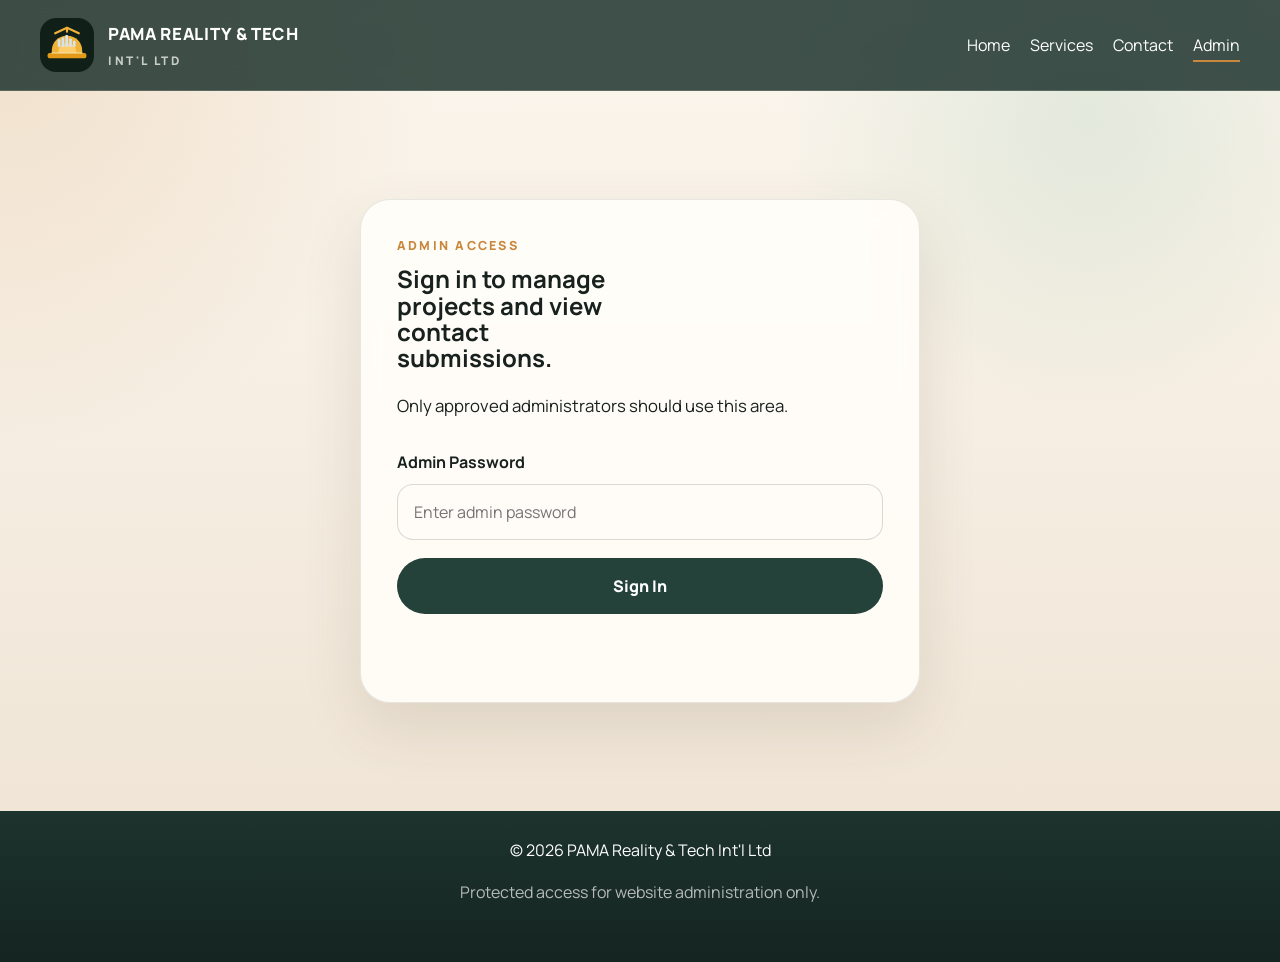
<file: Desktop/th/pampam/admin-login.html>
<!DOCTYPE html>
<html lang="en">
<head>
<meta charset="UTF-8">
<meta name="viewport" content="width=device-width, initial-scale=1.0">
<meta name="description" content="Admin login for the PAMA Reality & Tech Int'l Ltd website.">
<title>PAMA Reality & Tech Int'l Ltd | Admin Login</title>
<link rel="preconnect" href="https://fonts.googleapis.com">
<link rel="preconnect" href="https://fonts.gstatic.com" crossorigin>
<link href="https://fonts.googleapis.com/css2?family=Manrope:wght@400;500;700;800&family=Playfair+Display:wght@600;700&display=swap" rel="stylesheet">
<link rel="stylesheet" href="style.css">
</head>
<body data-page="admin-login">
<header class="site-header">
    <a class="logo" href="index.html" aria-label="PAMA Reality and Tech International Limited home">
        <img src="logo.svg" alt="PAMA Reality and Tech logo">
        <span class="logo-text">
            PAMA Reality & Tech
            <span>Int'l Ltd</span>
        </span>
    </a>
    <nav aria-label="Primary">
        <ul>
            <li><a href="index.html">Home</a></li>
            <li><a href="menu.html">Services</a></li>
            <li><a href="reservation.html">Contact</a></li>
            <li><a href="admin-login.html" aria-current="page">Admin</a></li>
        </ul>
    </nav>
</header>

<main class="auth-page">
    <section class="auth-card">
        <div class="section-heading">
            <p class="eyebrow">Admin Access</p>
            <h1>Sign in to manage projects and view contact submissions.</h1>
        </div>
        <p class="reservation-intro">Only approved administrators should use this area.</p>

        <form id="admin-login-form" class="admin-form-shell" novalidate>
            <label for="admin-password">Admin Password</label>
            <input type="password" id="admin-password" name="admin-password" placeholder="Enter admin password" autocomplete="current-password" required>
            <button type="submit">Sign In</button>
            <p id="admin-login-status" class="form-status" aria-live="polite"></p>
        </form>
    </section>
</main>

<footer>
    <p>&copy; 2026 PAMA Reality & Tech Int'l Ltd</p>
    <p class="footer-note">Protected access for website administration only.</p>
</footer>

<script src="script.js"></script>
</body>
</html>
</file>
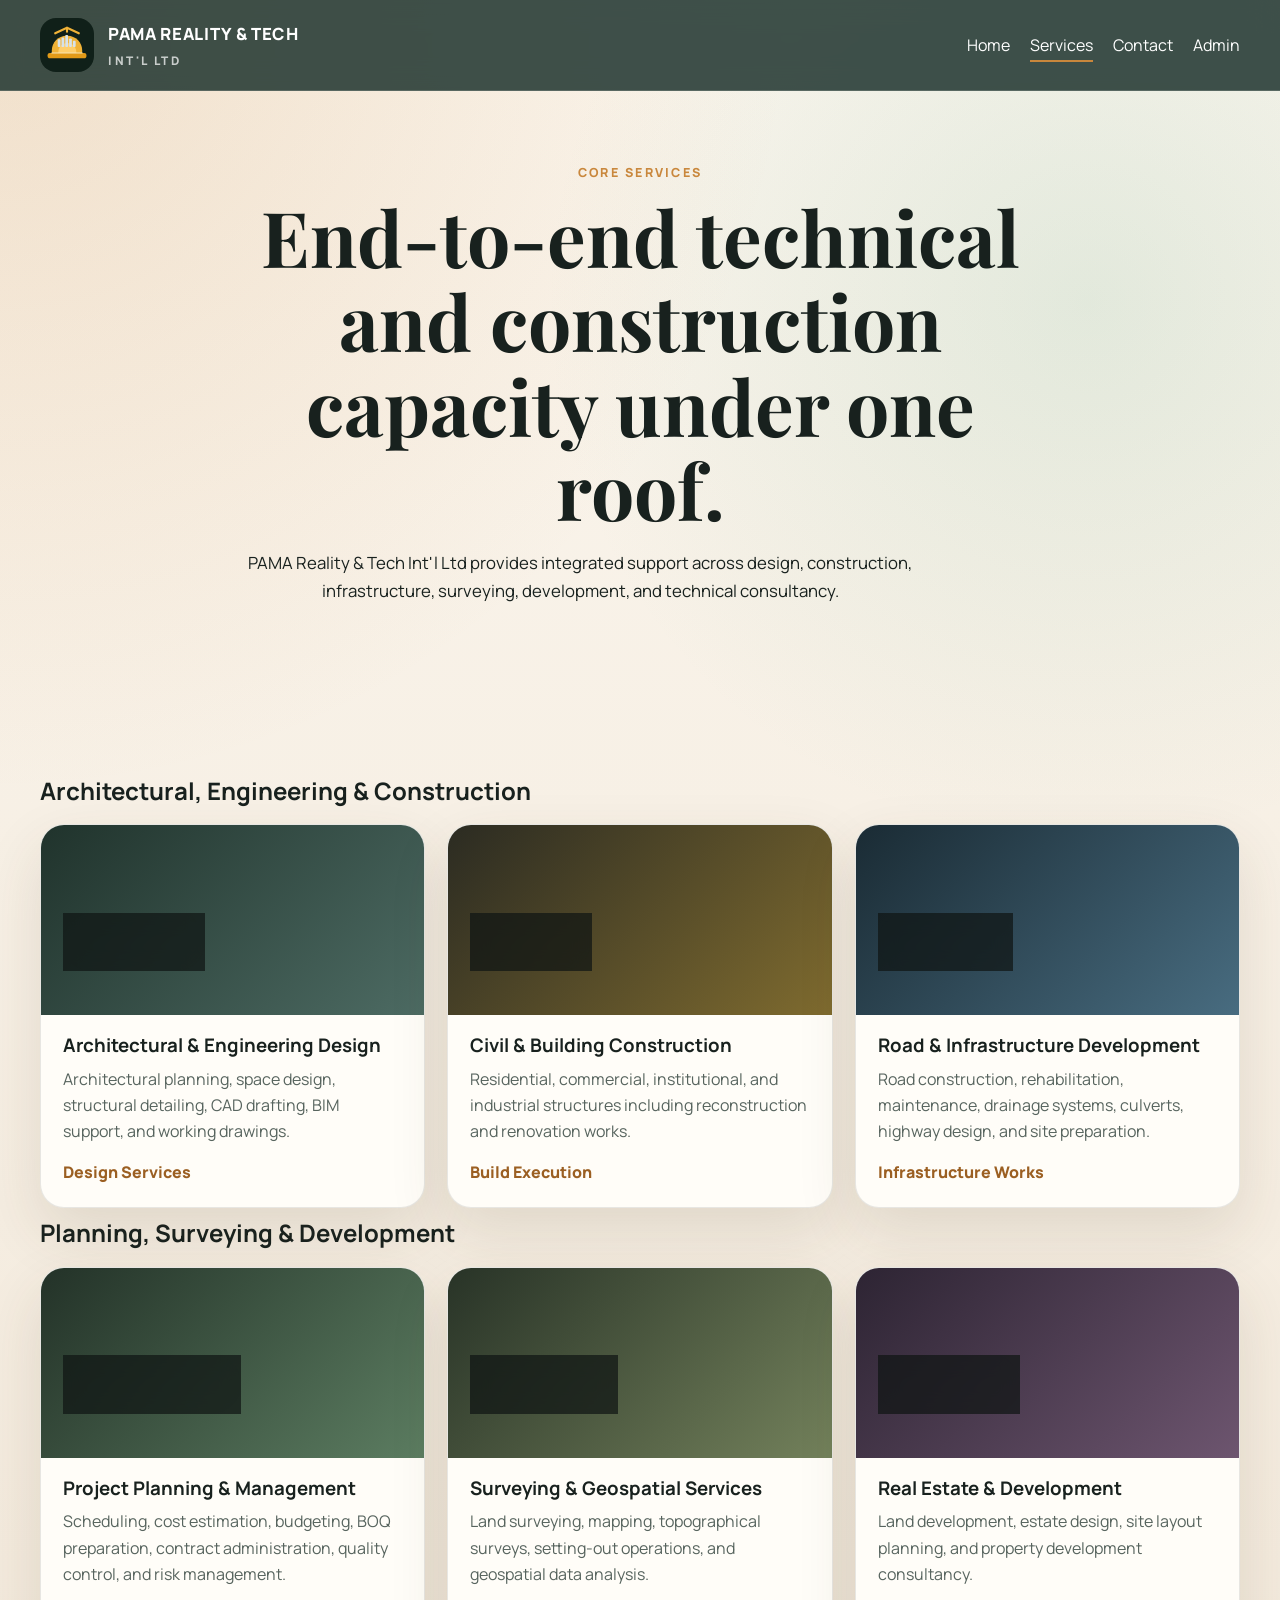
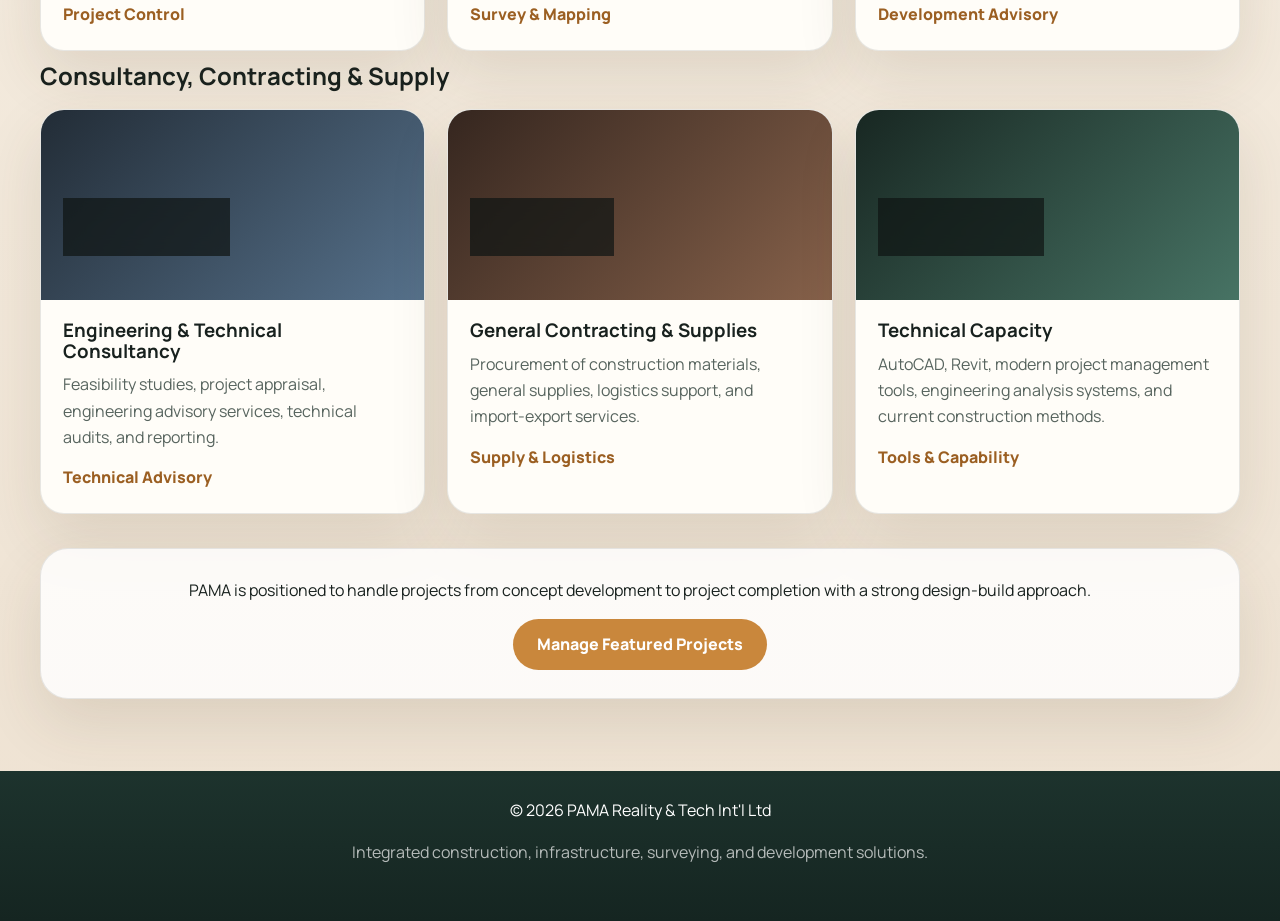
<file: Desktop/th/pampam/menu.html>
<!DOCTYPE html>
<html lang="en">
<head>
<meta charset="UTF-8">
<meta name="viewport" content="width=device-width, initial-scale=1.0">
<meta name="description" content="Explore the integrated construction, engineering, surveying, infrastructure, and development services of PAMA Reality & Tech Int'l Ltd.">
<title>PAMA Reality & Tech Int'l Ltd | Services</title>
<link rel="preconnect" href="https://fonts.googleapis.com">
<link rel="preconnect" href="https://fonts.gstatic.com" crossorigin>
<link href="https://fonts.googleapis.com/css2?family=Manrope:wght@400;500;700;800&family=Playfair+Display:wght@600;700&display=swap" rel="stylesheet">
<link rel="stylesheet" href="style.css">
<link href="https://unpkg.com/aos@2.3.4/dist/aos.css" rel="stylesheet">
</head>

<body data-page="services">
<header class="site-header">
    <a class="logo" href="index.html" aria-label="PAMA Reality and Tech International Limited home">
        <img src="logo.svg" alt="PAMA Reality and Tech logo">
        <span class="logo-text">
            PAMA Reality & Tech
            <span>Int'l Ltd</span>
        </span>
    </a>
    <nav aria-label="Primary">
        <ul>
            <li><a href="index.html">Home</a></li>
            <li><a href="menu.html" aria-current="page">Services</a></li>
            <li><a href="reservation.html">Contact</a></li>
            <li><a href="admin-login.html">Admin</a></li>
        </ul>
    </nav>
</header>

<main>
    <section class="page-hero compact-hero">
        <div class="section-heading">
            <p class="eyebrow">Core Services</p>
            <h1 data-aos="fade-up">End-to-end technical and construction capacity under one roof.</h1>
        </div>
        <p class="menu-intro" data-aos="fade-up" data-aos-delay="100">
            PAMA Reality & Tech Int'l Ltd provides integrated support across design, construction, infrastructure, surveying, development, and technical consultancy.
        </p>
    </section>

    <section class="menu">
        <h2 class="category">Architectural, Engineering & Construction</h2>
        <div class="menu-grid">
            <article class="menu-item service-item" data-aos="zoom-in">
                <div class="service-art service-art-design"><span>Design</span></div>
                <h3>Architectural & Engineering Design</h3>
                <p>Architectural planning, space design, structural detailing, CAD drafting, BIM support, and working drawings.</p>
                <span>Design Services</span>
            </article>

            <article class="menu-item service-item" data-aos="zoom-in" data-aos-delay="100">
                <div class="service-art service-art-build"><span>Build</span></div>
                <h3>Civil & Building Construction</h3>
                <p>Residential, commercial, institutional, and industrial structures including reconstruction and renovation works.</p>
                <span>Build Execution</span>
            </article>

            <article class="menu-item service-item" data-aos="zoom-in" data-aos-delay="200">
                <div class="service-art service-art-road"><span>Roads</span></div>
                <h3>Road & Infrastructure Development</h3>
                <p>Road construction, rehabilitation, maintenance, drainage systems, culverts, highway design, and site preparation.</p>
                <span>Infrastructure Works</span>
            </article>
        </div>

        <h2 class="category">Planning, Surveying & Development</h2>
        <div class="menu-grid">
            <article class="menu-item service-item" data-aos="zoom-in">
                <div class="service-art service-art-plan"><span>Planning</span></div>
                <h3>Project Planning & Management</h3>
                <p>Scheduling, cost estimation, budgeting, BOQ preparation, contract administration, quality control, and risk management.</p>
                <span>Project Control</span>
            </article>

            <article class="menu-item service-item" data-aos="zoom-in" data-aos-delay="100">
                <div class="service-art service-art-survey"><span>Survey</span></div>
                <h3>Surveying & Geospatial Services</h3>
                <p>Land surveying, mapping, topographical surveys, setting-out operations, and geospatial data analysis.</p>
                <span>Survey & Mapping</span>
            </article>

            <article class="menu-item service-item" data-aos="zoom-in" data-aos-delay="200">
                <div class="service-art service-art-estate"><span>Estate</span></div>
                <h3>Real Estate & Development</h3>
                <p>Land development, estate design, site layout planning, and property development consultancy.</p>
                <span>Development Advisory</span>
            </article>
        </div>

        <h2 class="category">Consultancy, Contracting & Supply</h2>
        <div class="menu-grid">
            <article class="menu-item service-item" data-aos="zoom-in">
                <div class="service-art service-art-advisory"><span>Consult</span></div>
                <h3>Engineering & Technical Consultancy</h3>
                <p>Feasibility studies, project appraisal, engineering advisory services, technical audits, and reporting.</p>
                <span>Technical Advisory</span>
            </article>

            <article class="menu-item service-item" data-aos="zoom-in" data-aos-delay="100">
                <div class="service-art service-art-supply"><span>Supply</span></div>
                <h3>General Contracting & Supplies</h3>
                <p>Procurement of construction materials, general supplies, logistics support, and import-export services.</p>
                <span>Supply & Logistics</span>
            </article>

            <article class="menu-item service-item" data-aos="zoom-in" data-aos-delay="200">
                <div class="service-art service-art-tech"><span>Systems</span></div>
                <h3>Technical Capacity</h3>
                <p>AutoCAD, Revit, modern project management tools, engineering analysis systems, and current construction methods.</p>
                <span>Tools & Capability</span>
            </article>
        </div>

        <div class="menu-note" data-aos="fade-up">
            <p>PAMA is positioned to handle projects from concept development to project completion with a strong design-build approach.</p>
            <a href="admin-login.html" class="btn">Manage Featured Projects</a>
        </div>
    </section>
</main>

<footer>
    <p>&copy; 2026 PAMA Reality & Tech Int'l Ltd</p>
    <p class="footer-note">Integrated construction, infrastructure, surveying, and development solutions.</p>
</footer>

<script src="https://unpkg.com/aos@2.3.4/dist/aos.js"></script>
<script src="script.js"></script>
</body>
</html>
</file>
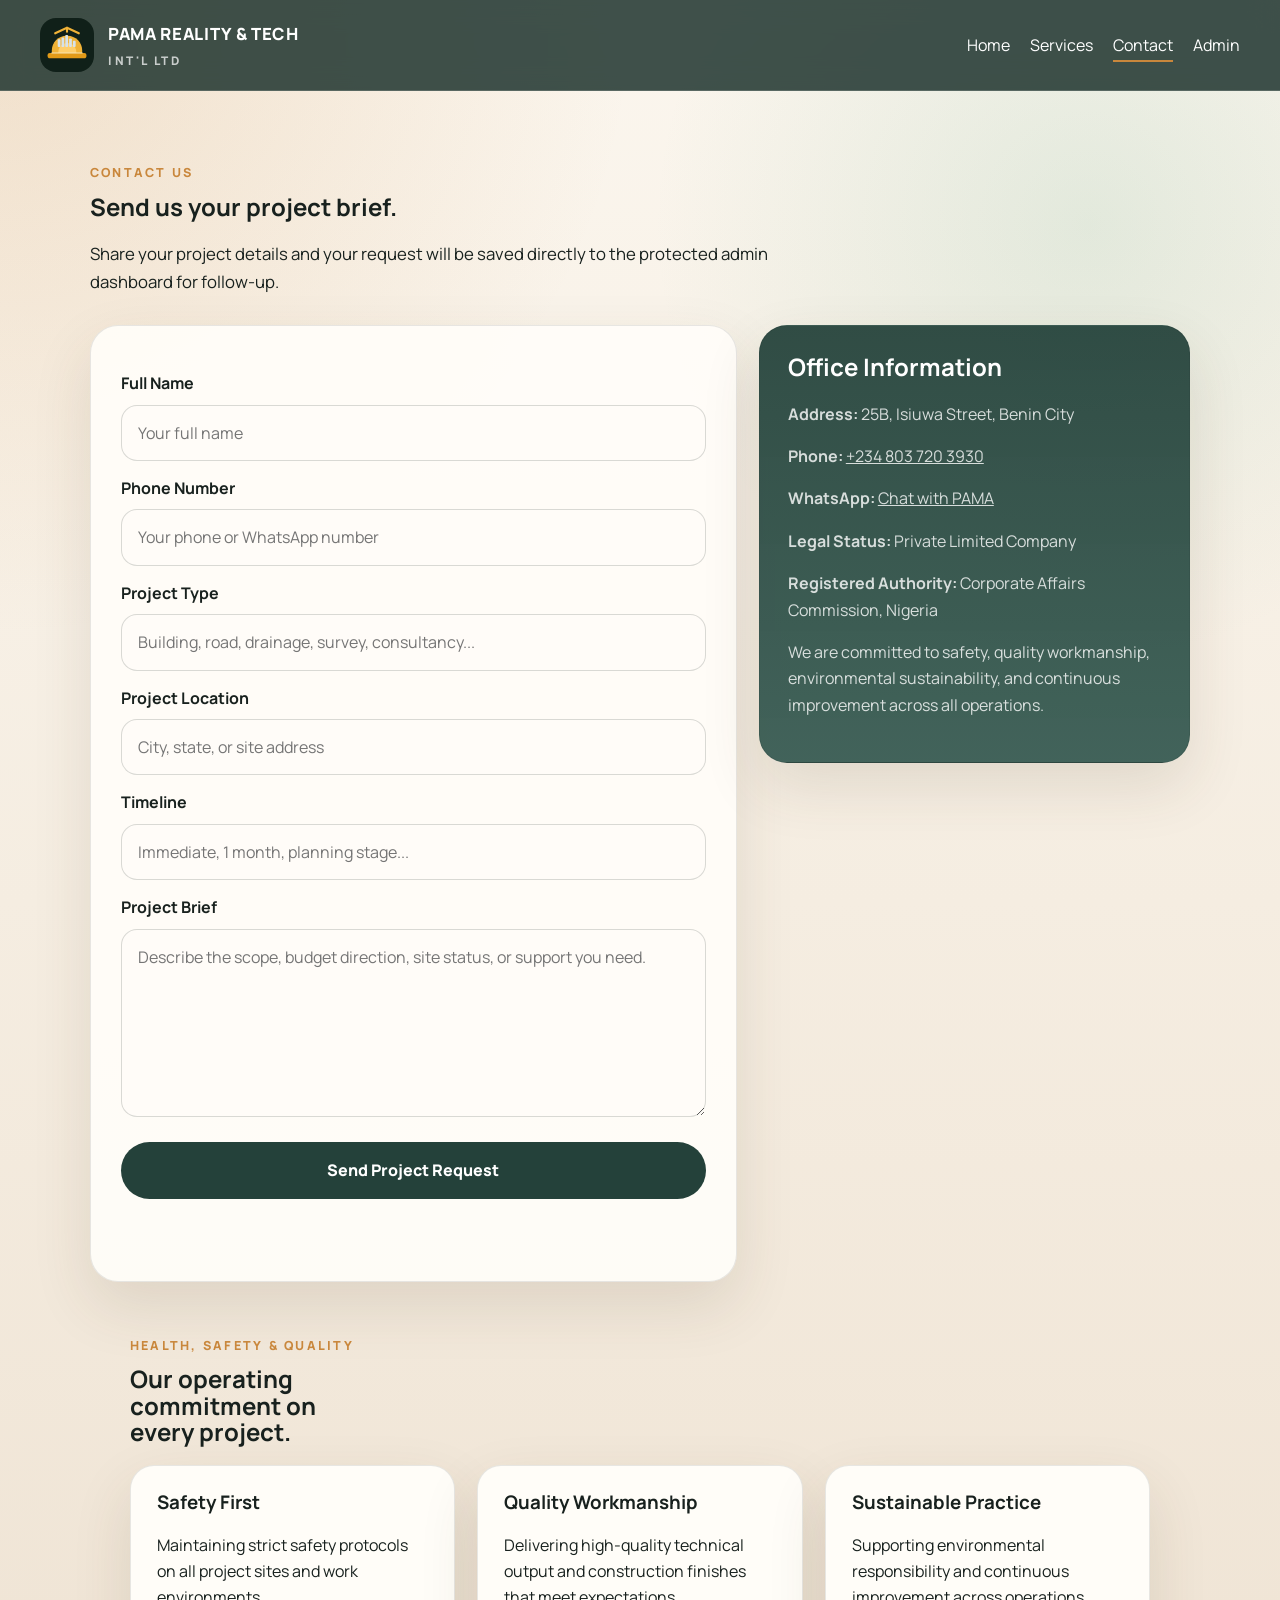
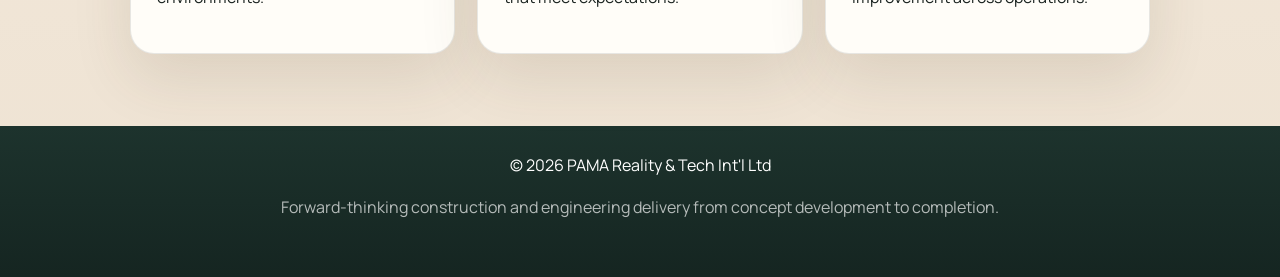
<file: Desktop/th/pampam/reservation.html>
<!DOCTYPE html>
<html lang="en">
<head>
<meta charset="UTF-8">
<meta name="viewport" content="width=device-width, initial-scale=1.0">
<meta name="description" content="Contact PAMA Reality & Tech Int'l Ltd for building construction, infrastructure, surveying, and engineering consultancy projects.">
<title>PAMA Reality & Tech Int'l Ltd | Contact</title>
<link rel="preconnect" href="https://fonts.googleapis.com">
<link rel="preconnect" href="https://fonts.gstatic.com" crossorigin>
<link href="https://fonts.googleapis.com/css2?family=Manrope:wght@400;500;700;800&family=Playfair+Display:wght@600;700&display=swap" rel="stylesheet">
<link rel="stylesheet" href="style.css">
</head>

<body data-page="contact">
<header class="site-header">
    <a class="logo" href="index.html" aria-label="PAMA Reality and Tech International Limited home">
        <img src="logo.svg" alt="PAMA Reality and Tech logo">
        <span class="logo-text">
            PAMA Reality & Tech
            <span>Int'l Ltd</span>
        </span>
    </a>
    <nav aria-label="Primary">
        <ul>
            <li><a href="index.html">Home</a></li>
            <li><a href="menu.html">Services</a></li>
            <li><a href="reservation.html" aria-current="page">Contact</a></li>
            <li><a href="admin-login.html">Admin</a></li>
        </ul>
    </nav>
</header>

<main>
    <section class="reservation">
        <div class="section-heading">
            <p class="eyebrow">Contact Us</p>
            <h1>Send us your project brief.</h1>
        </div>
        <p class="reservation-intro">
            Share your project details and your request will be saved directly to the protected admin dashboard for follow-up.
        </p>

        <div class="contact-layout">
            <form id="reservation-form" novalidate>
                <div class="honeypot" aria-hidden="true">
                    <label for="website">Website</label>
                    <input type="text" id="website" name="website" tabindex="-1" autocomplete="off">
                </div>

                <label for="name">Full Name</label>
                <input type="text" id="name" name="name" placeholder="Your full name" minlength="2" maxlength="80" autocomplete="name" required>

                <label for="phone">Phone Number</label>
                <input type="tel" id="phone" name="phone" placeholder="Your phone or WhatsApp number" inputmode="tel" autocomplete="tel" pattern="^[0-9+()\\-\\s]{7,20}$" required>

                <label for="project-type">Project Type</label>
                <input type="text" id="project-type" name="project-type" placeholder="Building, road, drainage, survey, consultancy..." maxlength="100" required>

                <label for="location">Project Location</label>
                <input type="text" id="location" name="location" placeholder="City, state, or site address" maxlength="100" required>

                <label for="timeline">Timeline</label>
                <input type="text" id="timeline" name="timeline" placeholder="Immediate, 1 month, planning stage..." maxlength="100" required>

                <label for="message">Project Brief</label>
                <textarea id="message" name="message" rows="6" placeholder="Describe the scope, budget direction, site status, or support you need." maxlength="800" required></textarea>

                <button type="submit">Send Project Request</button>
                <p id="form-status" class="form-status" aria-live="polite"></p>
            </form>

            <aside class="booking-help">
                <h2>Office Information</h2>
                <div class="contact-points">
                    <p><strong>Address:</strong> 25B, Isiuwa Street, Benin City</p>
                    <p><strong>Phone:</strong> <a href="tel:+2348037203930">+234 803 720 3930</a></p>
                    <p><strong>WhatsApp:</strong> <a href="https://wa.me/2348037203930" target="_blank" rel="noopener noreferrer">Chat with PAMA</a></p>
                    <p><strong>Legal Status:</strong> Private Limited Company</p>
                    <p><strong>Registered Authority:</strong> Corporate Affairs Commission, Nigeria</p>
                </div>
                <p class="contact-note">We are committed to safety, quality workmanship, environmental sustainability, and continuous improvement across all operations.</p>
            </aside>
        </div>

        <section class="policy-section">
            <div class="section-heading">
                <p class="eyebrow">Health, Safety & Quality</p>
                <h2>Our operating commitment on every project.</h2>
            </div>
            <div class="policy-grid">
                <article class="policy-card">
                    <h3>Safety First</h3>
                    <p>Maintaining strict safety protocols on all project sites and work environments.</p>
                </article>
                <article class="policy-card">
                    <h3>Quality Workmanship</h3>
                    <p>Delivering high-quality technical output and construction finishes that meet expectations.</p>
                </article>
                <article class="policy-card">
                    <h3>Sustainable Practice</h3>
                    <p>Supporting environmental responsibility and continuous improvement across operations.</p>
                </article>
            </div>
        </section>
    </section>
</main>

<footer>
    <p>&copy; 2026 PAMA Reality & Tech Int'l Ltd</p>
    <p class="footer-note">Forward-thinking construction and engineering delivery from concept development to completion.</p>
</footer>

<script src="script.js"></script>
</body>
</html>
</file>
<file: Desktop/th/pampam/style.css>
:root {
    --bg: #f8f2e9;
    --surface: rgba(255, 255, 255, 0.88);
    --surface-strong: #fffdf8;
    --surface-dark: #24413a;
    --text: #18211e;
    --muted: #57645e;
    --line: rgba(24, 33, 30, 0.1);
    --accent: #c9873c;
    --accent-deep: #9b5f22;
    --accent-soft: #f5e4c9;
    --shadow: 0 24px 60px rgba(74, 57, 33, 0.12);
}

* {
    box-sizing: border-box;
}

html {
    scroll-behavior: smooth;
}

body {
    margin: 0;
    font-family: "Manrope", sans-serif;
    background:
        radial-gradient(circle at top left, rgba(201, 135, 60, 0.2), transparent 28%),
        radial-gradient(circle at 85% 12%, rgba(106, 176, 143, 0.16), transparent 22%),
        linear-gradient(180deg, #fbf6ee 0%, #f5ede1 48%, #eee2d2 100%);
    color: var(--text);
    line-height: 1.65;
}

img {
    display: block;
    max-width: 100%;
}

a {
    color: inherit;
}

h1,
h2,
h3 {
    margin-top: 0;
    line-height: 1.1;
}

p {
    margin-top: 0;
}

.site-header {
    position: sticky;
    top: 0;
    z-index: 20;
    display: flex;
    justify-content: space-between;
    align-items: center;
    gap: 20px;
    flex-wrap: wrap;
    padding: 18px 40px;
    background: rgba(32, 53, 47, 0.86);
    backdrop-filter: blur(14px);
    border-bottom: 1px solid rgba(255, 255, 255, 0.14);
    color: white;
}

.logo {
    display: inline-flex;
    align-items: center;
    gap: 14px;
    text-decoration: none;
    color: white;
}

.logo img {
    width: 54px;
    height: 54px;
    border-radius: 16px;
    flex-shrink: 0;
}

.logo-text {
    display: block;
    font-size: 1.05rem;
    font-weight: 800;
    letter-spacing: 0.04em;
    text-transform: uppercase;
}

.logo-text span {
    display: block;
    margin-top: 3px;
    font-size: 0.74rem;
    color: rgba(255, 255, 255, 0.72);
    letter-spacing: 0.22em;
}

nav ul {
    display: flex;
    list-style: none;
    padding: 0;
    margin: 0;
    gap: 20px;
    align-items: center;
}

nav a {
    color: white;
    text-decoration: none;
    padding-bottom: 4px;
}

nav a[aria-current="page"] {
    border-bottom: 2px solid var(--accent);
}

.btn-small {
    min-height: 42px;
    padding: 10px 18px;
}

main section {
    padding-left: 40px;
    padding-right: 40px;
}

.hero {
    min-height: calc(100vh - 88px);
    display: flex;
    align-items: center;
    padding-top: 56px;
    padding-bottom: 56px;
}

.hero-construction {
    position: relative;
    background:
        radial-gradient(circle at top right, rgba(255, 207, 110, 0.3), transparent 25%),
        radial-gradient(circle at 18% 18%, rgba(118, 196, 160, 0.16), transparent 20%),
        linear-gradient(145deg, #18312b 0%, #285046 52%, #7a5325 100%);
    color: white;
    overflow: hidden;
}

.hero-construction::after {
    content: "";
    position: absolute;
    inset: auto -10% -120px auto;
    width: 420px;
    height: 420px;
    background: radial-gradient(circle, rgba(255, 207, 110, 0.28), transparent 70%);
}

.hero-construction::before {
    content: "";
    position: absolute;
    inset: 0;
    opacity: 0.24;
    background-image:
        linear-gradient(rgba(255, 255, 255, 0.08) 1px, transparent 1px),
        linear-gradient(90deg, rgba(255, 255, 255, 0.08) 1px, transparent 1px);
    background-size: 84px 84px;
}

.hero-shell {
    position: relative;
    z-index: 1;
    width: min(1240px, 100%);
    margin: 0 auto;
    display: grid;
    grid-template-columns: minmax(0, 1.5fr) minmax(290px, 0.8fr);
    gap: 32px;
    align-items: end;
}

.hero-text h1,
.page-hero h1 {
    font-family: "Playfair Display", serif;
    font-size: clamp(2.8rem, 6vw, 5.4rem);
    max-width: 12ch;
    margin-bottom: 18px;
}

.hero-copy,
.menu-intro,
.reservation-intro {
    font-size: 1.05rem;
    max-width: 720px;
    color: inherit;
}

.hero-actions {
    display: flex;
    gap: 14px;
    flex-wrap: wrap;
    margin-top: 30px;
}

.hero-panel,
.stat-card,
.feature-tile,
.timeline-card,
.menu-item,
.menu-note,
.booking-help,
form,
.intro-wide,
.cta-card {
    border: 1px solid var(--line);
    box-shadow: var(--shadow);
}

.hero-panel {
    padding: 28px;
    border-radius: 28px;
    background: rgba(255, 250, 244, 0.18);
    backdrop-filter: blur(12px);
}

.panel-label,
.stat-number,
.timeline-card span {
    color: #f6c38b;
    font-weight: 800;
    letter-spacing: 0.16em;
    text-transform: uppercase;
    font-size: 0.78rem;
}

.panel-stat + .panel-stat {
    margin-top: 22px;
    padding-top: 22px;
    border-top: 1px solid rgba(255, 255, 255, 0.14);
}

.panel-stat strong {
    display: block;
    margin-bottom: 8px;
    font-size: 1.02rem;
}

.btn {
    display: inline-flex;
    align-items: center;
    justify-content: center;
    min-height: 48px;
    padding: 12px 24px;
    border-radius: 999px;
    background: var(--accent);
    color: white;
    text-decoration: none;
    font-weight: 800;
    transition: transform 0.2s ease, background 0.2s ease;
}

.btn:hover,
.btn:focus-visible {
    background: var(--accent-deep);
    transform: translateY(-1px);
}

.btn-secondary {
    background: rgba(255, 255, 255, 0.16);
    border: 1px solid rgba(255, 255, 255, 0.28);
}

.section-heading {
    margin-bottom: 18px;
}

.section-heading-row {
    display: flex;
    justify-content: space-between;
    gap: 16px;
    align-items: end;
}

.dashboard-toolbar {
    display: flex;
    justify-content: space-between;
    gap: 20px;
    align-items: end;
}

.section-heading h2,
.section-heading h1 {
    max-width: 14ch;
}

.eyebrow {
    margin: 0 0 10px;
    text-transform: uppercase;
    letter-spacing: 0.18em;
    font-size: 0.78rem;
    color: var(--accent);
    font-weight: 800;
}

.intro {
    max-width: 840px;
    margin: 0 auto;
    text-align: center;
    padding-top: 88px;
    padding-bottom: 40px;
}

.intro-wide {
    background: var(--surface);
    border-radius: 28px;
    padding: 40px;
    margin-top: -46px;
    position: relative;
    z-index: 2;
    backdrop-filter: blur(10px);
}

.stats-section,
.feature-band,
.timeline-grid,
.menu-grid,
.contact-layout,
.profile-grid,
.policy-grid {
    display: grid;
    gap: 22px;
}

.stats-section {
    grid-template-columns: repeat(3, minmax(0, 1fr));
    padding-top: 30px;
    padding-bottom: 50px;
}

.stat-card {
    background: var(--surface-strong);
    border-radius: 24px;
    padding: 28px;
}

.stat-number {
    display: inline-block;
    margin-bottom: 18px;
    color: var(--accent-deep);
}

.feature-band {
    grid-template-columns: minmax(0, 1fr) minmax(0, 1.15fr);
    align-items: start;
    padding-top: 24px;
    padding-bottom: 70px;
}

.feature-copy {
    padding-top: 16px;
}

.feature-grid {
    display: grid;
    grid-template-columns: repeat(2, minmax(0, 1fr));
    gap: 22px;
}

.feature-tile {
    border-radius: 26px;
    padding: 26px;
    background: linear-gradient(180deg, rgba(255, 255, 255, 0.96), rgba(252, 246, 238, 0.98));
}

.timeline-section {
    padding-top: 20px;
    padding-bottom: 70px;
}

.profile-section {
    padding-top: 10px;
    padding-bottom: 70px;
}

.showcase-section {
    padding-top: 0;
    padding-bottom: 70px;
}

.profile-grid {
    grid-template-columns: repeat(auto-fit, minmax(220px, 1fr));
}

.showcase-grid {
    display: grid;
    grid-template-columns: repeat(2, minmax(0, 1fr));
    gap: 22px;
}

.showcase-media {
    min-height: 280px;
    background: linear-gradient(135deg, rgba(36, 65, 58, 0.96), rgba(141, 95, 39, 0.78));
}

.profile-card,
.policy-card {
    background: var(--surface-strong);
    border: 1px solid var(--line);
    border-radius: 24px;
    padding: 26px;
    box-shadow: var(--shadow);
}

.profile-role {
    color: var(--accent-deep);
    font-weight: 800;
}

.showcase-card {
    overflow: hidden;
    background: var(--surface-strong);
    border: 1px solid var(--line);
    border-radius: 26px;
    box-shadow: var(--shadow);
}

.showcase-copy {
    padding: 24px;
}

.project-image,
.dashboard-project-image {
    width: 100%;
    height: 100%;
    min-height: 280px;
    object-fit: cover;
}

.project-placeholder,
.dashboard-project-placeholder {
    min-height: 280px;
    display: grid;
    place-items: center;
    padding: 24px;
    text-align: center;
    color: white;
    font-weight: 800;
    letter-spacing: 0.14em;
    text-transform: uppercase;
    background:
        radial-gradient(circle at top right, rgba(255, 210, 124, 0.38), transparent 30%),
        linear-gradient(135deg, #26453e, #9f6d2f);
}

.project-chip {
    display: inline-block;
    margin-bottom: 10px;
    color: var(--accent-deep);
    font-size: 0.8rem;
    font-weight: 800;
    letter-spacing: 0.14em;
    text-transform: uppercase;
}

.timeline-grid {
    grid-template-columns: repeat(4, minmax(0, 1fr));
}

.timeline-card {
    background: linear-gradient(180deg, #2d4c44, #234039);
    color: white;
    border-radius: 24px;
    padding: 26px;
}

.timeline-card span {
    display: inline-block;
    margin-bottom: 18px;
}

.cta-section {
    padding-bottom: 80px;
}

.cta-card {
    background: linear-gradient(135deg, #26473f 0%, #356258 58%, #a66d2f 100%);
    color: white;
    border-radius: 30px;
    padding: 34px;
    display: flex;
    justify-content: space-between;
    gap: 20px;
    align-items: center;
}

.page-hero,
.menu,
.reservation {
    padding-top: 72px;
    padding-bottom: 72px;
}

.compact-hero {
    text-align: center;
    max-width: 920px;
    margin: 0 auto;
}

.compact-hero .section-heading h1,
.reservation .section-heading h1 {
    max-width: none;
}

.category {
    margin: 12px 0 20px;
    font-size: 1.5rem;
}

.menu-grid {
    grid-template-columns: repeat(auto-fit, minmax(250px, 1fr));
}

.menu-item {
    background: var(--surface-strong);
    border-radius: 24px;
    overflow: hidden;
}

.menu-item img {
    width: 100%;
    height: 240px;
    object-fit: cover;
}

.service-art {
    min-height: 190px;
    display: flex;
    align-items: end;
    padding: 22px;
    color: white;
    font-size: 1.45rem;
    font-weight: 800;
    letter-spacing: 0.08em;
    text-transform: uppercase;
    background-size: cover;
    background-position: center;
}

.service-art span {
    display: inline-flex;
    padding: 10px 14px;
    border-radius: 999px;
    background: rgba(16, 22, 20, 0.72);
    backdrop-filter: blur(10px);
}

.service-art-design {
    background: linear-gradient(135deg, #20332c, #4d6b63);
}

.service-art-build {
    background: linear-gradient(135deg, #2b2b22, #7f6b2f);
}

.service-art-road {
    background: linear-gradient(135deg, #1a2b34, #486c80);
}

.service-art-plan {
    background: linear-gradient(135deg, #233228, #5c7d61);
}

.service-art-survey {
    background: linear-gradient(135deg, #283327, #73815b);
}

.service-art-estate {
    background: linear-gradient(135deg, #2d2433, #6d556f);
}

.service-art-advisory {
    background: linear-gradient(135deg, #222c36, #56718b);
}

.service-art-supply {
    background: linear-gradient(135deg, #35261f, #86614a);
}

.service-art-tech {
    background: linear-gradient(135deg, #182722, #477364);
}

.menu-item h3,
.menu-item p,
.menu-item span {
    padding-left: 22px;
    padding-right: 22px;
}

.menu-item h3 {
    margin: 20px 0 10px;
}

.menu-item p {
    color: var(--muted);
    margin-bottom: 14px;
}

.menu-item span {
    display: inline-block;
    margin-bottom: 22px;
    color: var(--accent-deep);
    font-weight: 800;
}

.menu-note {
    background: rgba(255, 255, 255, 0.82);
    border-radius: 28px;
    text-align: center;
    padding: 28px;
    margin-top: 34px;
}

.reservation {
    max-width: 1180px;
    margin: 0 auto;
}

.auth-page {
    min-height: calc(100vh - 180px);
    display: grid;
    place-items: center;
    padding: 72px 20px;
}

.auth-card {
    width: min(560px, 100%);
    background: rgba(255, 253, 248, 0.94);
    border: 1px solid var(--line);
    border-radius: 30px;
    box-shadow: var(--shadow);
    padding: 36px;
    backdrop-filter: blur(12px);
}

.admin-form-shell {
    border: 0;
    box-shadow: none;
    background: transparent;
    padding: 0;
}

.reservation-intro {
    margin-bottom: 30px;
}

.policy-section {
    padding-top: 54px;
}

.policy-grid {
    grid-template-columns: repeat(3, minmax(0, 1fr));
}

.contact-layout {
    grid-template-columns: minmax(0, 1.2fr) minmax(280px, 0.8fr);
    align-items: start;
}

form {
    background: rgba(255, 253, 249, 0.92);
    border-radius: 28px;
    padding: 30px;
}

.honeypot {
    position: absolute;
    left: -9999px;
}

label {
    display: block;
    margin-top: 14px;
    margin-bottom: 8px;
    font-weight: 700;
}

input,
textarea {
    width: 100%;
    padding: 14px 16px;
    border-radius: 16px;
    border: 1px solid rgba(24, 33, 30, 0.16);
    background: #fffcf8;
    font: inherit;
    color: var(--text);
}

textarea {
    resize: vertical;
    min-height: 160px;
}

button {
    width: 100%;
    margin-top: 18px;
    border: 0;
    padding: 15px 18px;
    border-radius: 999px;
    background: var(--surface-dark);
    color: white;
    font: inherit;
    font-weight: 800;
    cursor: pointer;
    transition: transform 0.2s ease, filter 0.2s ease, background 0.2s ease;
}

button:hover,
button:focus-visible {
    transform: translateY(-1px);
    filter: brightness(1.05);
}

button:disabled {
    cursor: wait;
    opacity: 0.76;
    transform: none;
    filter: none;
}

.form-status {
    min-height: 24px;
    margin-top: 12px;
    color: #9e3e11;
    text-align: center;
}

.booking-help {
    background: linear-gradient(180deg, rgba(40, 69, 62, 0.96), rgba(54, 90, 81, 0.94));
    color: white;
    border-radius: 28px;
    padding: 28px;
}

.contact-points p,
.contact-note {
    color: rgba(255, 255, 255, 0.8);
}

.dashboard-page {
    max-width: 1240px;
    margin: 0 auto;
    padding: 72px 40px;
}

.dashboard-page::before {
    content: "";
    position: fixed;
    inset: 0;
    pointer-events: none;
    background:
        radial-gradient(circle at 10% 10%, rgba(255, 212, 128, 0.16), transparent 18%),
        radial-gradient(circle at 88% 14%, rgba(113, 195, 157, 0.12), transparent 20%);
    z-index: -1;
}

.dashboard-hero {
    padding: 0 0 34px;
}

.dashboard-grid {
    display: grid;
    grid-template-columns: minmax(320px, 0.9fr) minmax(0, 1.1fr);
    gap: 24px;
}

.dashboard-card {
    background: rgba(255, 253, 248, 0.92);
    border: 1px solid var(--line);
    border-radius: 28px;
    padding: 28px;
    box-shadow: var(--shadow);
    backdrop-filter: blur(10px);
}

.admin-form {
    border: 0;
    box-shadow: none;
    background: transparent;
    padding: 0;
}

.upload-preview-wrap {
    margin-top: 14px;
    border-radius: 20px;
    overflow: hidden;
    background: linear-gradient(135deg, rgba(201, 135, 60, 0.1), rgba(65, 120, 102, 0.12));
}

.upload-preview {
    width: 100%;
    display: none;
    max-height: 280px;
    object-fit: cover;
}

.upload-preview.is-visible {
    display: block;
}

.dashboard-projects {
    display: grid;
    gap: 18px;
}

.dashboard-project-card {
    display: grid;
    grid-template-columns: 220px minmax(0, 1fr);
    gap: 18px;
    padding: 18px;
    border: 1px solid var(--line);
    border-radius: 22px;
    background: linear-gradient(180deg, #fffaf3, #fff4e5);
}

.dashboard-inbox {
    margin-top: 24px;
}

.submission-list {
    display: grid;
    grid-template-columns: repeat(auto-fit, minmax(260px, 1fr));
    gap: 18px;
}

.submission-card {
    background: linear-gradient(180deg, #fffdf8, #fff4e3);
    border: 1px solid var(--line);
    border-radius: 22px;
    padding: 22px;
    box-shadow: var(--shadow);
}

.submission-card h3 {
    margin-bottom: 12px;
}

.submission-card p {
    margin-bottom: 10px;
}

.submission-meta {
    display: flex;
    justify-content: space-between;
    gap: 12px;
    align-items: center;
    margin-bottom: 14px;
    color: var(--muted);
    font-size: 0.92rem;
}

.submission-card .btn {
    margin-top: 12px;
}

.empty-state {
    margin: 0;
    padding: 20px;
    border-radius: 18px;
    background: rgba(255, 248, 236, 0.9);
    color: var(--muted);
}

.dashboard-project-media {
    overflow: hidden;
    border-radius: 18px;
    min-height: 180px;
}

.dashboard-project-copy h3 {
    margin-bottom: 10px;
}

.delete-button {
    width: auto;
    display: inline-flex;
    margin-top: 12px;
    padding: 12px 18px;
    background: #902f1d;
}

.btn-logout {
    width: auto;
    min-width: 130px;
    background: rgba(36, 65, 58, 0.9);
}

footer {
    padding: 26px 20px 40px;
    text-align: center;
    background: linear-gradient(180deg, #1d332d, #152521);
    color: white;
}

.footer-note {
    color: rgba(255, 255, 255, 0.68);
    margin-top: 8px;
}

@media (max-width: 1024px) {
    .hero-shell,
    .feature-band,
    .contact-layout,
    .timeline-grid,
    .stats-section,
    .policy-grid,
    .showcase-grid,
    .dashboard-grid,
    .dashboard-project-card {
        grid-template-columns: 1fr;
    }

    .feature-grid {
        grid-template-columns: 1fr 1fr;
    }

    .hero-text h1,
    .page-hero h1 {
        max-width: 14ch;
    }

    .intro-wide {
        margin-top: 24px;
    }
}

@media (max-width: 720px) {
    .site-header,
    main section {
        padding-left: 20px;
        padding-right: 20px;
    }

    .site-header {
        padding-top: 16px;
        padding-bottom: 16px;
    }

    .hero {
        min-height: auto;
        padding-top: 44px;
        padding-bottom: 44px;
    }

    .hero-text h1,
    .page-hero h1 {
        font-size: clamp(2.3rem, 11vw, 3.6rem);
    }

    .feature-grid,
    .menu-grid {
        grid-template-columns: 1fr;
    }

    .hero-actions,
    .cta-card,
    .section-heading-row,
    .dashboard-toolbar {
        flex-direction: column;
        align-items: stretch;
    }

    .btn,
    button {
        width: 100%;
    }

    .intro-wide,
    form,
    .booking-help,
    .hero-panel,
    .cta-card,
    .menu-note,
    .dashboard-card {
        padding: 24px;
    }

    .dashboard-page {
        padding: 48px 20px;
    }
}
</file>
